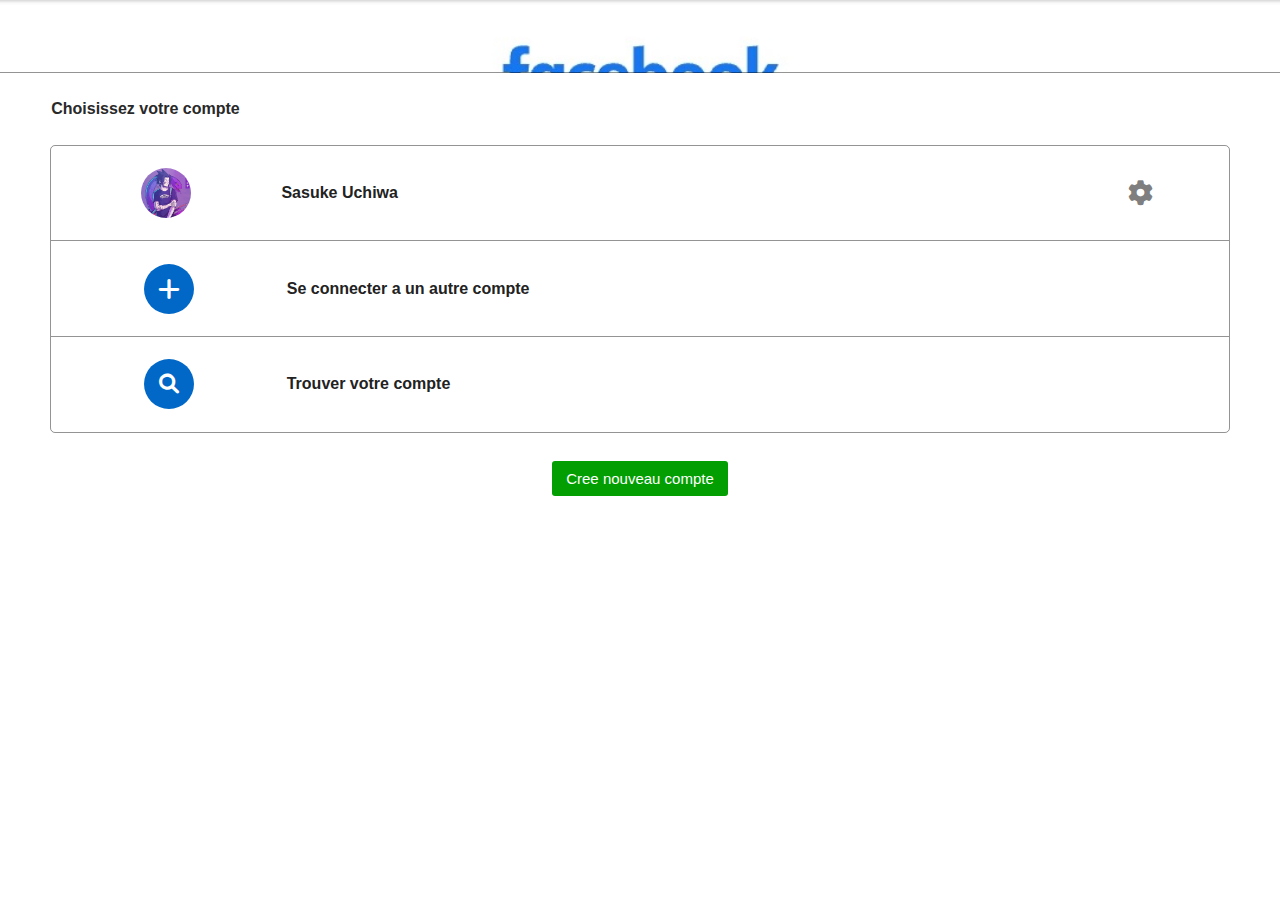
<file: index.html>
<!DOCTYPE html>
<html lang="fr">
<head>
    <meta charset="UTF-8">
    <meta http-equiv="X-UA-Compatible" content="IE=edge">
    <meta name="viewport" content="width=device-width, initial-scale=1.0">
    <link rel="stylesheet" href="tout_les_css/all.min.css">
    <link rel="stylesheet" href="tout_les_css/style.css"/>
    <title>Facebook</title>
</head>
<body>
    <div class="ensemble">
        <div class="logo">

        </div>
        <div class="les_autres">
                <div class="texte">
                    <h4>Choisissez votre compte</h4>
                </div>
                <div class="les_bloc">
                    <a href="acceuil/home.html" class="elements" style="width: 85%;">
                        <div class="image1">
                            <div class="cercle">

                            </div>
                        </div>
                        <div class="nom">
                            <h4>Sasuke Uchiwa</h4>
                        </div>
                    </a>
                    <a href="#" class="l_icone">
                        <i class="fas fa-cog"></i>
                    </a>
                    <a href="#" class="elements" >
                        <div class="image">
                            <div class="cercle1">
                                <i class="fas fa-plus"></i>
                            </div>
                        </div>
                        <div class="nom" style="width: 80%;">
                            <h4>Se connecter a un autre compte</h4>
                        </div>
                      
                    </a>
                    <a href="#" class="elements1">
                        <div class="image">
                            <div class="cercle1" style="font-size: 20px;">
                                <i class="fas fa-search" ></i>
                            </div>
                        </div>
                        <div class="nom" style="width: 80%;">
                            <h4>Trouver votre compte</h4>
                        </div>
                        
                    </a>
                </div>
        </div>
        <div class="le_bouton">
            <a class="green">Cree nouveau compte</a>
        </div>
    </div>
</body>
</html>
</file>
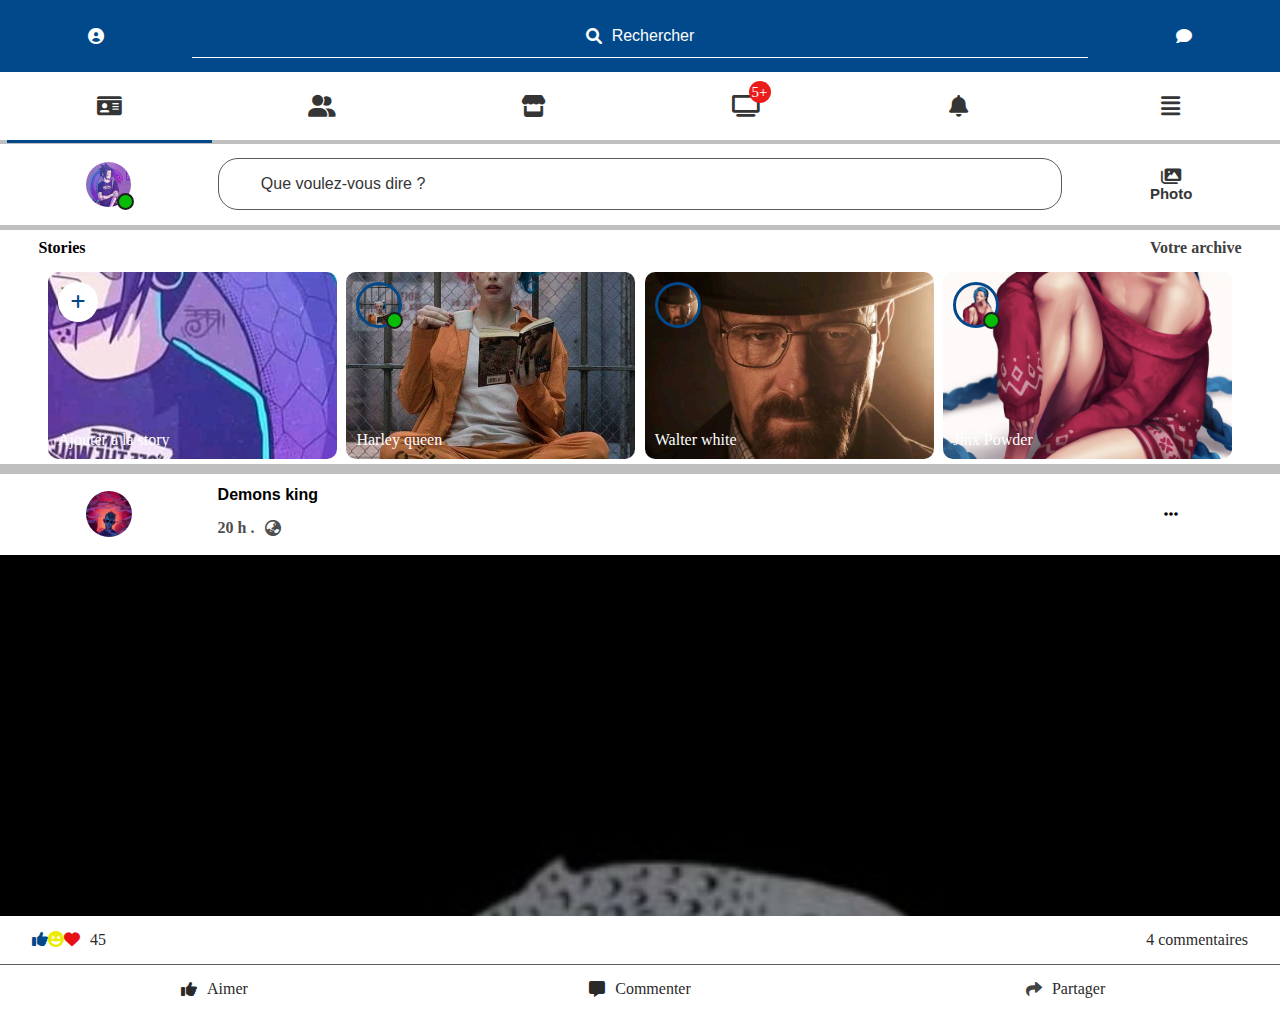
<file: acceuil/home.html>
<!DOCTYPE html>
<html lang="en">
<head>
    <meta charset="UTF-8">
    <meta http-equiv="X-UA-Compatible" content="IE=edge">
    <meta name="viewport" content="width=device-width, initial-scale=1.0">
    <link rel="stylesheet" href="../tout_les_css/all.min.css">
    <link rel="stylesheet" href="home.css">
    <title>home</title>
</head>
<body>
<div class="barre_recherche">
    <a href="#" class="les_icones">
        <i class="fas fa-user-circle"></i>
    </a>
    <a href="#" class="l_input">
        <i class="fa fa-search"></i>
        <p style="margin-left: 10px;  font-family:'Segoe UI', Tahoma, Geneva, Verdana, sans-serif;">Rechercher</p>
    </a>
    <a href="../message/message.html" class="les_icones">
        <i class="fa fa-comment"></i>
    </a>
</div> 

<div class="lesIcon">
        <a href="home.html" class="laListe" style="border-bottom: solid rgb(2, 73, 139) 3px;">
            <i class="fa fa-id-card"></i>
        </a>
        <a href="../friends/friends.html" class="laListe">
            <i class="fa fa-user-friends"></i>
        </a>
        <a href="../Marketplace/marketplace.html" class="laListe">
            <i class="fa fa-store"></i>
        </a>
        <a href="../Watch/Watch.html" class="laListe">
            <i class="fa fa-tv"></i>
            <div class="bubulle">
                5+
            </div>
        </a>
        <a href="../notification/notification.html" class="laListe">
            <i class="fa fa-bell"></i>
        </a>
        <a href="../Menu/menu.html" class="laListe">
            <i class="fa fa-align-justify"></i>
        </a>
</div>
<div class="voulez">
    <div class="one1">
        <div class="circle">
            <div class="bubulle1">
            </div>
        </div>
    </div>
    <div class="dire">
        <a href="#" class="queVous">
                <p>Que voulez-vous dire ?</p>
        </a>
    </div>
    <div class="one">
        <i class="fa fa-images"></i>
        <h5>Photo</h5>
    </div>
</div>
<div class="lesStory">
    <div class="titre">
        <h4>Stories</h4>
        <h4 style="color: rgb(65, 64, 64);"> Votre archive</h4>
    </div>
    <div class="tiroir">
        <a href="#" class="cubes">
            <div class="cerclell no">
                <i class="fa fa-plus" style="color: rgb(2, 73, 139);"></i>
            </div>
            <div class="pseudo">
               <p>Ajouter a la story</p> 
            </div>
        </a>
        <a href="#" class="cubes rick">
            <div class="cerclell rick">
                <div class="bubulle1">
                </div>
            </div>
            <div class="pseudo">
               <p>Harley queen</p> 
            </div>
        </a>
        <a href="#" class="cubes heisenberg">
            <div class="cerclell heisenberg">
                
            </div>
            <div class="pseudo">
               <p>Walter white</p> 
            </div>
        </a>
        <a href="#" class="cubes jinx">
            <div class="cerclell jinx">
                <div class="bubulle1">
                </div>
            </div>
            <div class="pseudo">
               <p>Jinx Powder</p> 
            </div>
        </a>
    </div>
</div>


<div class="publication">
    <div class="popCorn">
        <a href="#" class="tr1">
            <div class="rond demon">

            </div>
        </a>
        <div class="tr2">
            <div class="pisedo">
                Demons king
            </div>
            <div class="heure">
                <h4>20 h .</h4>
                <i class="fa fa-globe-asia" style="margin-left: 10px;"></i> 
            </div>
        </div>
        <a href="#" class="tr1" style="color: black;">
            <i class="fa fa-ellipsis-h"></i>  
        </a>
    </div>
    <div class="sary">

    </div>
    <div class="react">
        <div class="reaction">
                <div class="haha">
                    <i class="fa fa-thumbs-up" style="color:rgb(2, 73, 139) ;"></i>
                    <i class="fa fa-grin-squint" style="color: rgb(235, 235, 4);"></i>
                    <i class="fa fa-heart" style="color: rgb(231, 19, 19);"></i>
                    <p style="margin-left: 10px; color: rgb(43, 42, 42);" id="nombre"> 45</p>
                </div>
                
                <div class="comment">
                    <p style="color:rgb(43, 42, 42) ;" >4 commentaires</p>
                </div>
        </div>
        <div class="interaction">
            <a  class="trio" id="color">
                <i class="fa fa-thumbs-up" style="color:rgb(43, 42, 42) ;" id="pouce"></i>
                <p style="margin-left: 10px; color: rgb(43, 42, 42);"> Aimer</p>
            </a>
            <a href="#" class="trio">
                <i class="fa fa-comment-alt" style="color:rgb(43, 42, 42) ;"></i>
                <p style="margin-left: 10px; color: rgb(43, 42, 42);"> Commenter</p>
            </a>
            <a href="#" class="trio">
                <i class="fas fa-share" style="color:rgb(68, 67, 67) ;"></i>
                <p style="margin-left: 10px; color: rgb(43, 42, 42);"> Partager</p>
            </a>
        </div>
    </div>
</div>

<script src="srcipt.js"></script>
</body>
</html>
</file>
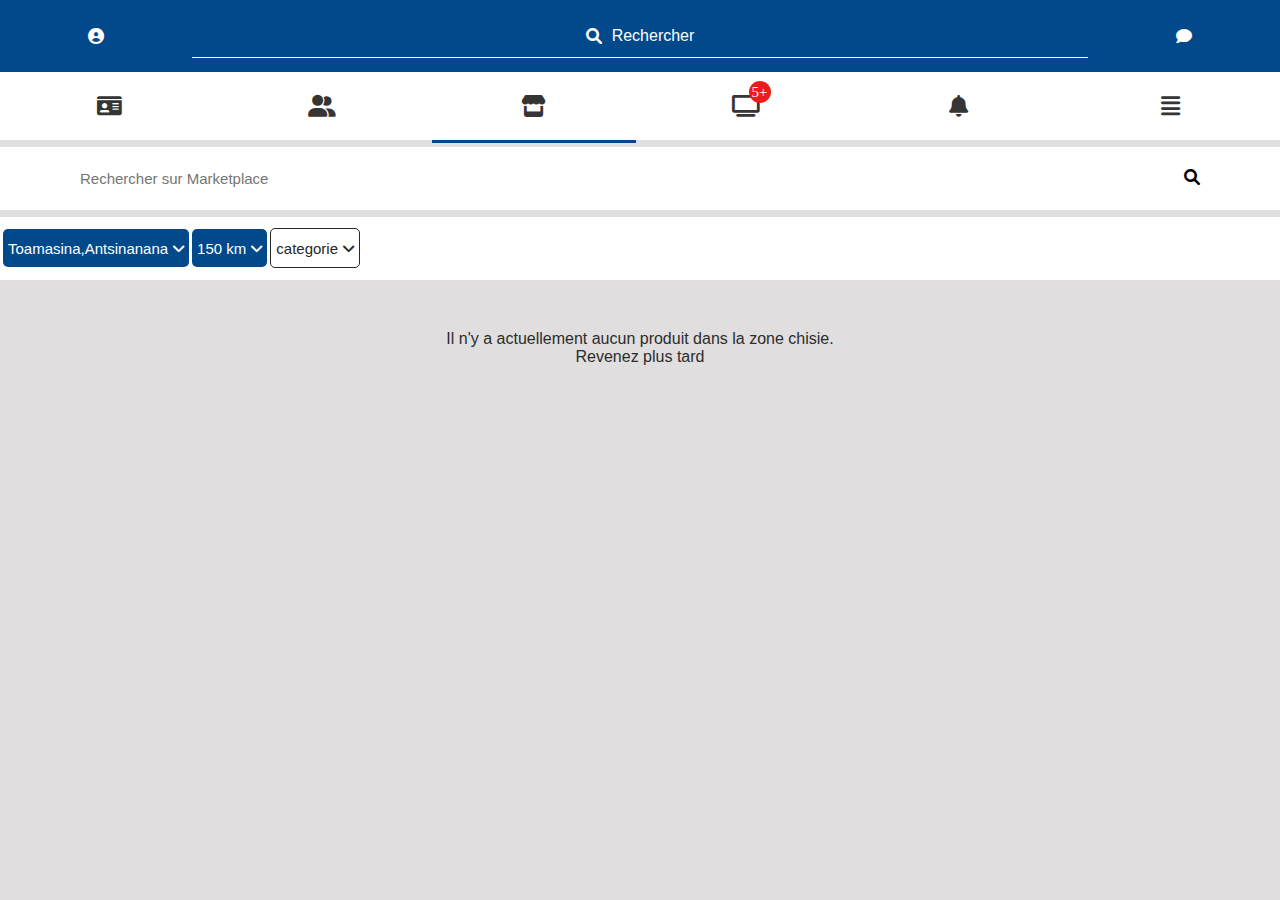
<file: Marketplace/marketplace.html>
<!DOCTYPE html>
<html lang="en">
<head>
    <meta charset="UTF-8">
    <meta http-equiv="X-UA-Compatible" content="IE=edge">
    <meta name="viewport" content="width=device-width, initial-scale=1.0">
    <link rel="stylesheet" href="../tout_les_css/all.min.css">
    <link rel="stylesheet" href="market.css">
    <title>home</title>
</head>
<body>
<div class="barre_recherche">
    <a href="#" class="les_icones">
        <i class="fas fa-user-circle"></i>
    </a>
    <a href="#" class="l_input">
        <i class="fa fa-search"></i>
        <p style="margin-left: 10px;  font-family:'Segoe UI', Tahoma, Geneva, Verdana, sans-serif;">Rechercher</p>
    </a>
    <a href="../message/message.html" class="les_icones">
        <i class="fa fa-comment"></i>
    </a>
</div> 

<div class="lesIcon">
        <a href="../acceuil/home.html" class="laListe" >
            <i class="fa fa-id-card"></i>
        </a>
        <a href="../friends/friends.html" class="laListe" >
            <i class="fa fa-user-friends"></i>
        </a>
        <a href="#" class="laListe" style="border-bottom: solid rgb(2, 73, 139) 3px;">
            <i class="fa fa-store"></i>
        </a>
        <a href="../Watch/Watch.html" class="laListe">
            <i class="fa fa-tv"></i>
            <div class="bubulle">
                5+
        </div>
        </a>
        <a href="../notification/notification.html" class="laListe">
            <i class="fa fa-bell"></i>
        </a>
        <a href="../Menu/menu.html" class="laListe">
            <i class="fa fa-align-justify"></i>
        </a>
</div>

<div class="recherche">
    <input type="text" class="tee" placeholder="Rechercher sur Marketplace">
   <a style="color: black;"><i class="fa fa-search"></i></a> 
</div>

<div class="toamasina">
    <a href="#" class="bleu" >
            <p >Toamasina,Antsinanana</p>
            <i class="fa fa-angle-down" style="margin-left: 5px;"></i>
    </a>
    <a href="#" class="bleu" >
        <p >150 km</p>
        <i class="fa fa-angle-down" style="margin-left: 5px;"></i>
    </a>
    <a href="#" class="bleu1" >
        <p >categorie</p>
        <i class="fa fa-angle-down" style="margin-left: 5px;"></i>
    </a>
</div>

<p style="margin-top: 50px; width: 100%; text-align: center; color: rgb(44, 44, 44);font-family:'Gill Sans', 'Gill Sans MT', Calibri, 'Trebuchet MS', sans-serif;">Il n'y a actuellement aucun produit dans la zone chisie. </p>
<p style="text-align: center;width: 100%;color: rgb(44, 44, 44);font-family:'Gill Sans', 'Gill Sans MT', Calibri, 'Trebuchet MS', sans-serif;">Revenez plus tard</p>



</body>
</html>
</file>
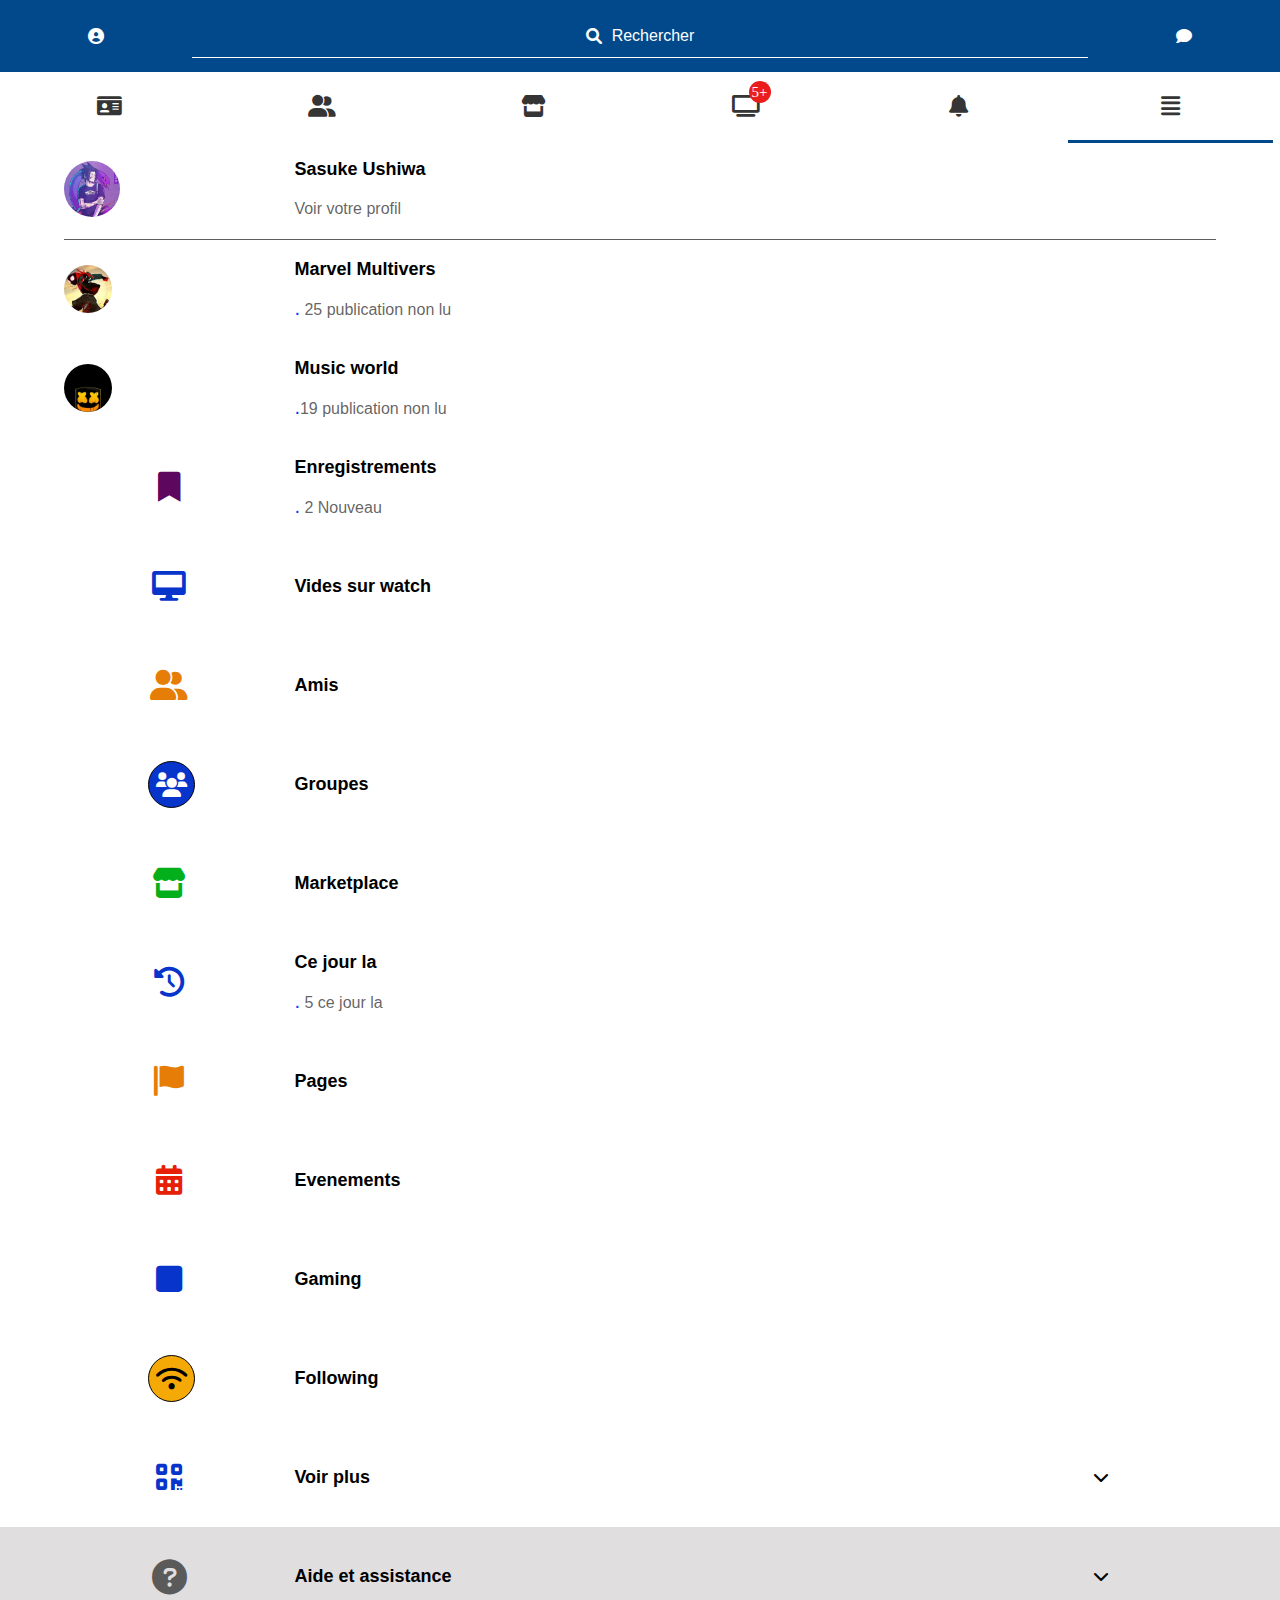
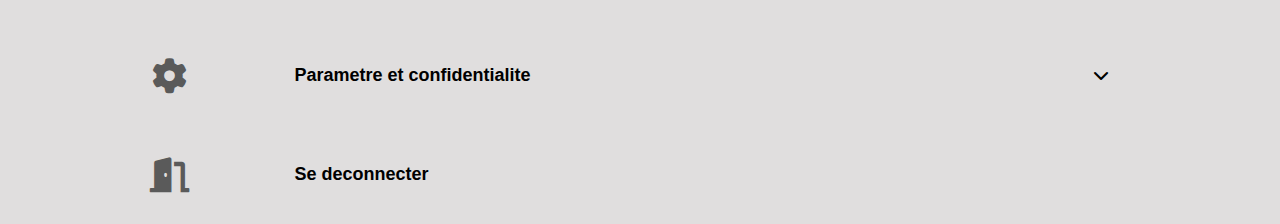
<file: Menu/menu.html>
<!DOCTYPE html>
<html lang="en">
<head>
    <meta charset="UTF-8">
    <meta http-equiv="X-UA-Compatible" content="IE=edge">
    <meta name="viewport" content="width=device-width, initial-scale=1.0">
    <link rel="stylesheet" href="../tout_les_css/all.min.css">
    <link rel="stylesheet" href="menu.css">
    <title>home</title>
</head>
<body>

<div class="barre_recherche">
    <a href="#" class="les_icones">
        <i class="fas fa-user-circle"></i>
    </a>
    <a href="#" class="l_input">
        <i class="fa fa-search"></i>
        <p style="margin-left: 10px;  font-family:'Segoe UI', Tahoma, Geneva, Verdana, sans-serif;">Rechercher</p>
    </a>
    <a href="../message/message.html" class="les_icones">
        <i id="../message/message.html" class="fa fa-comment"></i>
    </a>
</div> 

<div class="lesIcon">
        <a href="../acceuil/home.html" class="laListe" >
            <i class="fa fa-id-card"></i>
        </a>
        <a href="../friends/friends.html" class="laListe" >
            <i class="fa fa-user-friends"></i>
        </a>
        <a href="../Marketplace/marketplace.html" class="laListe" >
            <i class="fa fa-store"></i>
        </a>
        <a href="../Watch/Watch.html" class="laListe">
            <i class="fa fa-tv"></i>
            <div class="bubulle">
                    5+
            </div>
        </a>
        <a href="../notification/notification.html" class="laListe" >
            <i class="fa fa-bell"></i>
        </a>
        <a href="#" class="laListe" style="border-bottom: solid rgb(2, 73, 139) 3px;">
            <i class="fa fa-align-justify"></i>
        </a>
</div>

<div class="judex">
    <div class="judex_image">
        <div class="cece">

        </div>
    </div>
    <div class="lautre">
            <div class="f1">
                <h5 class="font " style="font-size: 18px;">Sasuke Ushiwa</h5>
            </div>
            <div class="f1">
                <p class="font" style="color: rgba(43, 42, 42, 0.733);">Voir votre profil</p>
            </div>
    </div>
</div>


<div class="meme">
    <div class="judex_image">
        <div class="cece1">

        </div>
        
    </div>
    <div class="lautre">
        <div class="f1">
            <h5 class="font " style="font-size: 18px;">Marvel Multivers</h5>
        </div>
        <div class="f1">
            <p class="font" style="color: rgba(43, 42, 42, 0.733);"><span style="color: rgb(0, 60, 255);font-size: 20px;">.</span> 25 publication non lu</p>
        </div>
</div>
</div>

<div class="meme">
    <div class="judex_image">
        <div class="cece2">

        </div>
        
    </div>
    <div class="lautre">
        <div class="f1">
            <h5 class="font " style="font-size: 18px;">Music world</h5>
        </div>
        <div class="f1">
            <p class="font" style="color: rgba(43, 42, 42, 0.733);"><span style="color: rgb(0, 60, 255);font-size: 20px;">.</span>19 publication non lu</p>
        </div>
</div>
</div>


<div class="meme">
    <div class="judex_image1">
       <i class="fas fa-bookmark" style="color: rgb(94, 7, 94);margin-left:-20px;" ></i>
        
    </div>
    <div class="lautre">
        <div class="f1">
            <h5 class="font " style="font-size: 18px;">Enregistrements</h5>
        </div>
        <div class="f1">
            <p class="font" style="color: rgba(43, 42, 42, 0.733);"><span style="color: rgb(0, 60, 255);font-size: 20px;">.</span> 2 Nouveau</p>
        </div>
</div>
</div>


<div class="meme">
    <div class="judex_image1">
       <i class="fas fa-desktop" style="color: rgb(7, 53, 204);margin-left:-20px;" ></i>
        
    </div>
    <div class="lautre">
        <div class="f1">
            <h5 class="font " style="font-size: 18px;">Vides sur watch</h5>
        </div>
       
</div>
</div>


<div class="meme">
    <div class="judex_image1">
       <i class="fas fa-user-friends" style="color: rgb(230, 125, 6);margin-left:-20px;" ></i>
        
    </div>
    <div class="lautre">
        <div class="f1">
            <h5 class="font " style="font-size: 18px;">Amis</h5>
        </div>
       
</div>
</div>

<div class="meme">
    <div class="judex_image1">
       <i class="fas fa-users" style="margin-left:-16px;;color: white;background-color: rgb(7, 53, 204);border-radius: 50px;height: 45px;width: 45px;display: flex;align-items: center;justify-content: center;border: solid black 1px;font-size: 25px;" ></i>
        
    </div>
    <div class="lautre">
        <div class="f1">
            <h5 class="font " style="font-size: 18px;">Groupes</h5>
        </div>
       
</div>
</div>

<div class="meme">
    <div class="judex_image1">
       <i class="fas fa-store" style="color: rgb(3, 175, 26);margin-left:-20px;" ></i>
        
    </div>
    <div class="lautre">
        <div class="f1">
            <h5 class="font " style="font-size: 18px;">Marketplace</h5>
        </div>
       
</div>
</div>


<div class="meme">
    <div class="judex_image1">
       <i class="fas fa-history" style="color: rgb(7, 53, 204);margin-left:-20px;" ></i>
        
    </div>
    <div class="lautre">
        <div class="f1">
            <h5 class="font " style="font-size: 18px;">Ce jour la</h5>
        </div>
        <div class="f1">
            <p class="font" style="color: rgba(43, 42, 42, 0.733);"><span style="color: rgb(0, 60, 255);font-size: 20px;">.</span> 5 ce jour la</p>
        </div>
       
</div>
</div>


<div class="meme">
    <div class="judex_image1">
       <i class="fas fa-flag" style="color: rgb(230, 125, 6);margin-left:-20px;" ></i>
        
    </div>
    <div class="lautre">
        <div class="f1">
            <h5 class="font " style="font-size: 18px;">Pages</h5>
        </div>
       
</div>
</div>


<div class="meme">
    <div class="judex_image1">
       <i class="fas fa-calendar-alt" style="color: rgb(230, 32, 6);margin-left:-20px;" ></i>
        
    </div>
    <div class="lautre">
        <div class="f1">
            <h5 class="font " style="font-size: 18px;">Evenements</h5>
        </div>
       
</div>
</div>



<div class="meme">
    <div class="judex_image1">
       <i class="fas fa-square" style="color: rgb(7, 53, 204);margin-left:-20px;" ></i>
        
    </div>
    <div class="lautre">
        <div class="f1">
            <h5 class="font " style="font-size: 18px;">Gaming</h5>
        </div>
       
</div>
</div>


<div class="meme">
    <div class="judex_image1">
       <i class="fas fa-wifi" style="margin-left:-16px;color: black;background-color: rgb(245, 169, 7);border-radius: 50px;height: 45px;width: 45px;display: flex;align-items: center;justify-content: center;border: solid black 1px;font-size: 25px;" ></i>
        
    </div>
    <div class="lautre">
        <div class="f1">
            <h5 class="font " style="font-size: 18px;">Following</h5>
        </div>
       
</div>
</div>

<div class="meme">
    <div class="judex_image1">
       <i class="fas fa-qrcode" style="color: rgb(7, 53, 204);margin-left:-20px;" ></i>
        
    </div>
    <div class="lautre1">
        <div class="f1">
            <h5 class="font " style="font-size: 18px;">Voir plus</h5>
        </div>
    </div>
    <div class="iic">
        <i class="fas fa-chevron-down"></i>
    </div>
</div>


<div class="content">

    <div class="meme" >
        <div class="judex_image1">
            <i class="fas fa-question-circle" style="color: rgb(90, 90, 90);margin-left:-20px;font-size: 35px;" ></i>
         </div>
        <div class="lautre1">
            <div class="f1">
                <h5 class="font " style="font-size: 18px;">Aide et assistance</h5>
            </div>
        </div>
        <div class="iic">
            <i class="fas fa-chevron-down"></i>
        </div>
    </div>
    
    
    <div class="meme" >
        <div class="judex_image1">
            <i class="fas fa-cog" style="color: rgb(90, 90, 90);margin-left:-20px;font-size: 35px;" ></i>
         </div>
        <div class="lautre1">
            <div class="f1">
                <h5 class="font " style="font-size: 18px;">Parametre et confidentialite</h5>
            </div>
        </div>
        <div class="iic">
            <i class="fas fa-chevron-down"></i>
        </div>
    </div>
    
    
    <div class="meme" > 
        <div class="judex_image1">
            <i class="fas fa-door-open" style="color: rgb(90, 90, 90);margin-left:-20px;font-size: 35px;" ></i>
         </div>
        <div class="lautre">
            <div class="f1">
                <h5 class="font " style="font-size: 18px;">Se deconnecter</h5>
            </div>
        </div>
    </div>
    

</div>




</body>
</file>
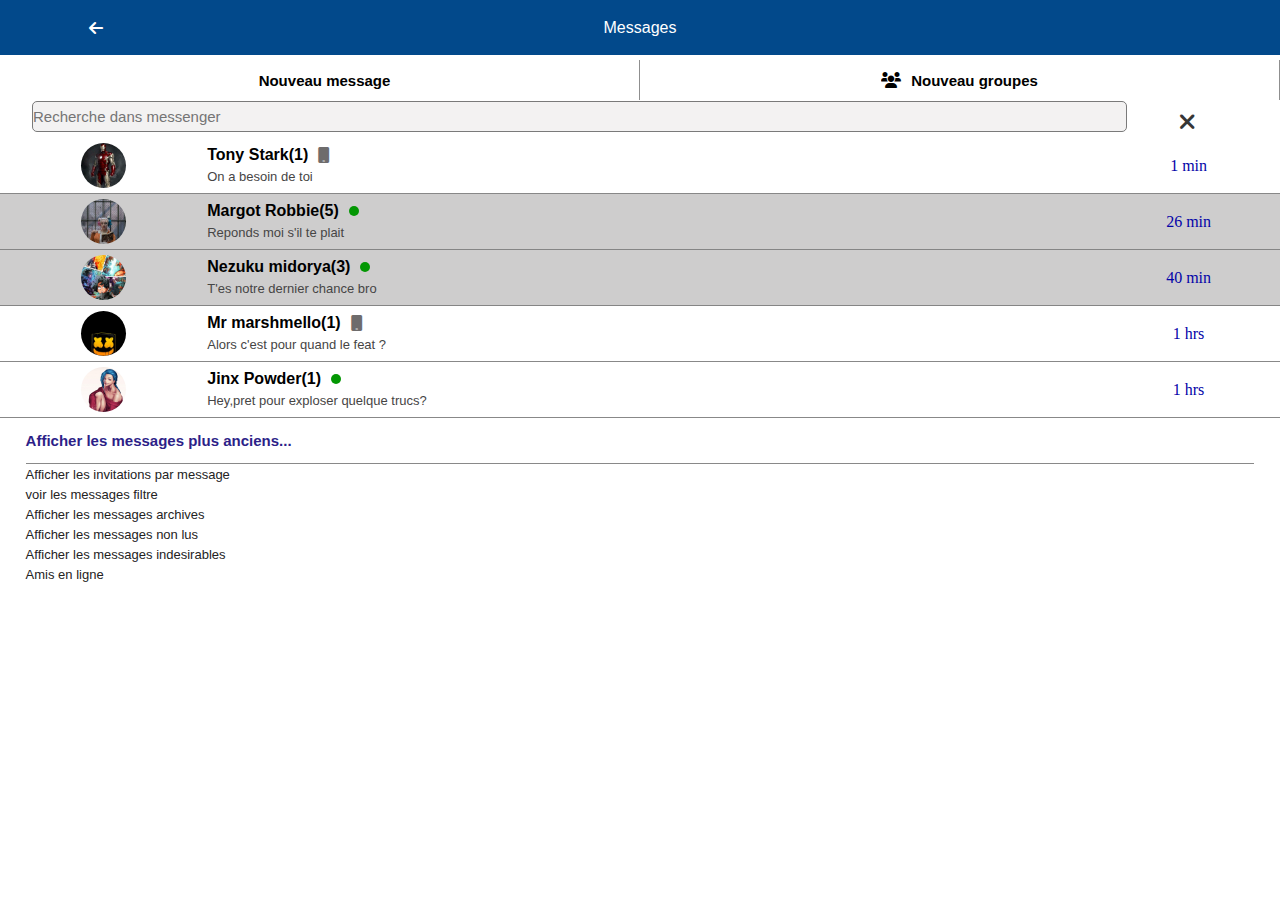
<file: message/message.html>
<!DOCTYPE html>
<html lang="en">
<head>
    <meta charset="UTF-8">
    <meta http-equiv="X-UA-Compatible" content="IE=edge">
    <meta name="viewport" content="width=device-width, initial-scale=1.0">
    <link rel="stylesheet" href="../tout_les_css/all.min.css">
    <link rel="stylesheet" href="mp.css">
    <title>home</title>
</head>
<body>

    <div class="grand">
        <a href="../acceuil/home.html" class="logo">
            <i class="fas fa-arrow-left"></i>
        </a>
        <div class="papa font">
            Messages
        </div>
    </div>

    <div class="duo">
        <div class="cinq">
           
            <h4 class="marge font" style="font-size: 15px;">Nouveau message</h4>
        </div>
        <div class="cinq">
            
                <i class="fas fa-users"></i>
                <h4 class="marge font" style="font-size: 15px;">Nouveau groupes</h4>
            
        </div>
    </div>


    <div class="leinput">
       <input type="text" class="put" placeholder="Recherche dans messenger"> 
       <div class="divy">
        <i class="fas fa-times" style="color: rgb(54, 54, 54);font-size: 23px;"></i>
       </div>
    </div>

    <div class="discu">
        <div class="san">
            <div class="cercle" style="background-image: url('../image/tony.jpg');">

            </div>
        </div>
        <div class="lesNom">
                <div class="dudu nom">
                    <p>Tony Stark(1)</p>
                    <i class="fas fa-mobile" style="color: rgb(110, 108, 108);margin-left: 10px;"></i>
                </div> 
                <div class="dudu mess" >
                    <p>On a besoin de toi</p>
                </div>  
        </div>
        <div class="heure">
            <p>1 min</p>
        </div>
    </div>

    <div class="discu" style="background-color: rgba(185, 184, 184, 0.705);">
        <div class="san">
            <div class="cercle" style="background-image: url('../image/harley.jpg');">

            </div>
        </div>
        <div class="lesNom">
                <div class="dudu nom">
                    <p>Margot Robbie(5)</p>
                    <div class="point"></div>
                </div> 
                <div class="dudu mess" >
                    <p>Reponds moi s'il te plait</p>
                </div>  
        </div>
        <div class="heure">
            <p>26 min</p>
        </div>
    </div>


    <div class="discu" style="background-color: rgba(185, 184, 184, 0.705);">
        <div class="san">
            <div class="cercle" style="background-image: url('../image/deku.jpg');">

            </div>
        </div>
        <div class="lesNom">
                <div class="dudu nom">
                    <p>Nezuku midorya(3)</p>
                    <div class="point"></div>
                </div> 
                <div class="dudu mess" >
                    <p>T'es notre dernier chance bro</p>
                </div>  
        </div>
        <div class="heure">
            <p>40 min</p>
        </div>
    </div>


    <div class="discu">
        <div class="san">
            <div class="cercle" style="background-image: url('../image/marshmelo.jpg');">

            </div>
        </div>
        <div class="lesNom">
                <div class="dudu nom">
                    <p>Mr marshmello(1)</p>
                    <i class="fas fa-mobile" style="color: rgb(110, 108, 108);margin-left: 10px;"></i>
                </div> 
                <div class="dudu mess" >
                    <p>Alors c'est pour quand le feat ?</p>
                </div>  
        </div>
        <div class="heure">
            <p>1 hrs</p>
        </div>
    </div>


    <div class="discu" >
        <div class="san">
            <div class="cercle" style="background-image: url('../image/powder\ jinx.jpg');">

            </div>
        </div>
        <div class="lesNom">
                <div class="dudu nom">
                    <p>Jinx Powder(1)</p>
                    <div class="point"></div>
                </div> 
                <div class="dudu mess" >
                    <p>Hey,pret pour exploser quelque trucs? </p>
                </div>  
        </div>
        <div class="heure">
            <p>1 hrs</p>
        </div>
    </div>


    <a class="cly" id="bouton">
        <p>Afficher les messages plus anciens...</p>
    </a>











<div class="afficher" id="accord">
    <div class="discu">
        <div class="san">
            <div class="cercle" style="background-image: url('../image/tony.jpg');">

            </div>
        </div>
        <div class="lesNom">
                <div class="dudu nom">
                    <p>Tony Stark(1)</p>
                    <i class="fas fa-mobile" style="color: rgb(110, 108, 108);margin-left: 10px;"></i>
                </div> 
                <div class="dudu mess" >
                    <p>On a besoin de toi</p>
                </div>  
        </div>
        <div class="heure">
            <p>1 min</p>
        </div>
    </div>

    <div class="discu" style="background-color: rgba(185, 184, 184, 0.705);">
        <div class="san">
            <div class="cercle" style="background-image: url('../image/harley.jpg');">

            </div>
        </div>
        <div class="lesNom">
                <div class="dudu nom">
                    <p>Margot Robbie(5)</p>
                    <div class="point"></div>
                </div> 
                <div class="dudu mess" >
                    <p>Reponds moi s'il te plait</p>
                </div>  
        </div>
        <div class="heure">
            <p>26 min</p>
        </div>
    </div>


    <div class="discu" style="background-color: rgba(185, 184, 184, 0.705);">
        <div class="san">
            <div class="cercle" style="background-image: url('../image/deku.jpg');">

            </div>
        </div>
        <div class="lesNom">
                <div class="dudu nom">
                    <p>Nezuku midorya(3)</p>
                    <div class="point"></div>
                </div> 
                <div class="dudu mess" >
                    <p>T'es notre dernier chance bro</p>
                </div>  
        </div>
        <div class="heure">
            <p>40 min</p>
        </div>
    </div>


    <div class="discu">
        <div class="san">
            <div class="cercle" style="background-image: url('../image/marshmelo.jpg');">

            </div>
        </div>
        <div class="lesNom">
                <div class="dudu nom">
                    <p>Mr marshmello(1)</p>
                    <i class="fas fa-mobile" style="color: rgb(110, 108, 108);margin-left: 10px;"></i>
                </div> 
                <div class="dudu mess" >
                    <p>Alors c'est pour quand le feat ?</p>
                </div>  
        </div>
        <div class="heure">
            <p>1 hrs</p>
        </div>
    </div>


    <div class="discu" >
        <div class="san">
            <div class="cercle" style="background-image: url('../image/powder\ jinx.jpg');">

            </div>
        </div>
        <div class="lesNom">
                <div class="dudu nom">
                    <p>Jinx Powder(1)</p>
                    <div class="point"></div>
                </div> 
                <div class="dudu mess" >
                    <p>Hey,pret pour exploser quelque trucs? </p>
                </div>  
        </div>
        <div class="heure">
            <p>1 hrs</p>
        </div>
    </div>


    <a class="cly" id="nul">
        <p>Reduire au plus ancien seulement...</p>
    </a>
</div>




















    
    <a class="petit">
        Afficher les invitations par message
    </a>
    <a class="petit">
        voir les messages filtre
    </a>
    <a class="petit">
        Afficher les messages archives
    </a>
    <a class="petit">
        Afficher les messages non lus
    </a>
    <a class="petit">
        Afficher les messages indesirables
    </a>
    <a class="petit">
        Amis en ligne
    </a>

    <script src="mp.js"></script>
</body>
</file>
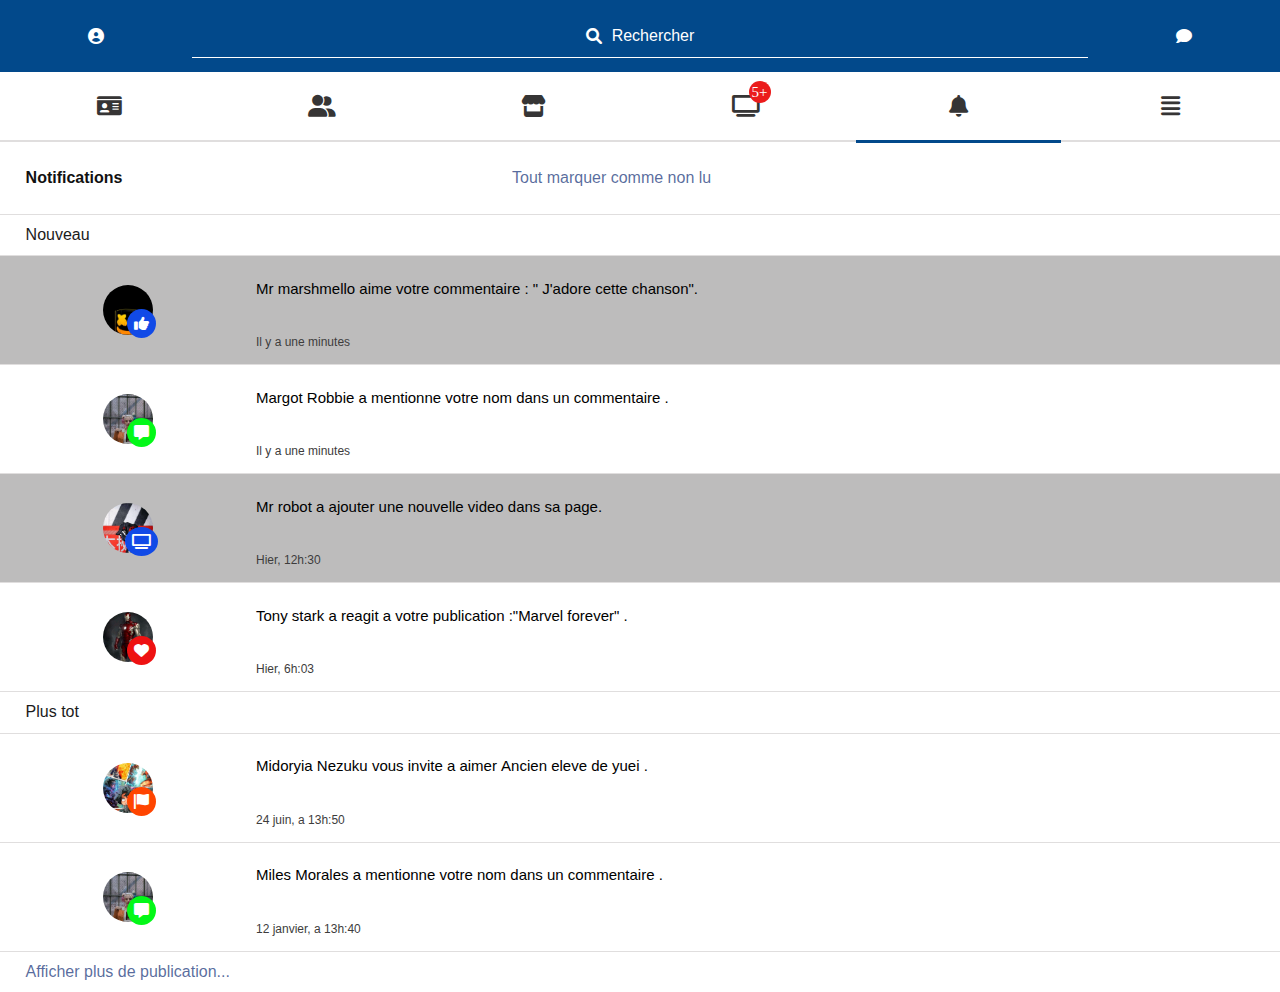
<file: notification/notification.html>
<!DOCTYPE html>
<html lang="en">
<head>
    <meta charset="UTF-8">
    <meta http-equiv="X-UA-Compatible" content="IE=edge">
    <meta name="viewport" content="width=device-width, initial-scale=1.0">
    <link rel="stylesheet" href="../tout_les_css/all.min.css">
    <link rel="stylesheet" href="notif.css">
    <title>home</title>
</head>
<body>

<div class="barre_recherche">
    <a href="#" class="les_icones">
        <i class="fas fa-user-circle"></i>
    </a>
    <a href="#" class="l_input">
        <i class="fa fa-search"></i>
        <p style="margin-left: 10px;  font-family:'Segoe UI', Tahoma, Geneva, Verdana, sans-serif;">Rechercher</p>
    </a>
    <a href="../message/message.html" class="les_icones">
        <i class="fa fa-comment"></i>
    </a>
</div> 

<div class="lesIcon">
        <a href="../acceuil/home.html" class="laListe" >
            <i class="fa fa-id-card"></i>
        </a>
        <a href="../friends/friends.html" class="laListe" >
            <i class="fa fa-user-friends"></i>
        </a>
        <a href="../Marketplace/marketplace.html" class="laListe" >
            <i class="fa fa-store"></i>
        </a>
        <a href="../Watch/Watch.html" class="laListe">
            <i class="fa fa-tv"></i>
            <div class="bubulle">
                    5+
            </div>
        </a>
        <a href="#" class="laListe" style="border-bottom: solid rgb(2, 73, 139) 3px;">
            <i class="fa fa-bell"></i>
        </a>
        <a href="../Menu/menu.html" class="laListe">
            <i class="fa fa-align-justify"></i>
        </a>
</div>



<div class="titre_notif">
    <h4 class="font" style="margin-left: 2%;color: rgb(17, 17, 17);">Notifications</h4>
    <a href="#" id="lulu" style="width: 60%;"><p class="font" style="margin-right: 5%; color: rgba(1, 30, 109, 0.671);">Tout marquer comme non lu</p></a>
   
</div>

<div class="new">
<p class="font" style="margin-left: 2%;color: rgb(27, 27, 27);">Nouveau</p>
</div>

<div class="vrai_notif  lu" style="background-color: rgba(128, 128, 128, 0.363);">
    <div class="ronx">
        <div class="ronx_element" style="background-image: url('../image/marshmelo.jpg');">

        </div>
        <i class="fa fa-thumbs-up bulle" style="background-color: rgb(17, 74, 231);" ></i>

    </div>
    <div class="ecrit">
        <div class="first1">
            <p style="font-weight: 100;font-family: 'Lucida Sans', 'Lucida Sans Regular', 'Lucida Grande', 'Lucida Sans Unicode', Geneva, Verdana, sans-serif ;font-size: 15px;"><span  class="font">Mr marshmello</span> aime votre commentaire : " J'adore cette chanson".</p>
        </div>
        <div class="first2">
            <p class="font">Il y a une minutes</p>
        </div>
        
    </div>
</div>



<div class="vrai_notif">
    <div class="ronx">
        <div class="ronx_element" style="background-image: url('../image/harley.jpg');">

        </div>
        <i class="fa fa-comment-alt bulle" style="background-color: rgb(3, 248, 24);" ></i>

    </div>
    <div class="ecrit">
        <div class="first1">
            <p style="font-weight: 100;font-family: 'Lucida Sans', 'Lucida Sans Regular', 'Lucida Grande', 'Lucida Sans Unicode', Geneva, Verdana, sans-serif ;font-size: 15px;"><span  class="font">Margot Robbie</span> a mentionne votre nom dans un commentaire .</p>
        </div>
        <div class="first2">
            <p class="font">Il y a une minutes</p>
        </div>
        
    </div>
</div>



<div class="vrai_notif lu" style="background-color: rgba(128, 128, 128, 0.363);">
    <div class="ronx">
        <div class="ronx_element" style="background-image: url('../image/mr_robot.jpg');">

        </div>
        <i class="fa fa-tv bulle" style="background-color: rgb(17, 74, 231);"></i>

    </div>
    <div class="ecrit">
        <div class="first1">
            <p style="font-weight: 100;font-family: 'Lucida Sans', 'Lucida Sans Regular', 'Lucida Grande', 'Lucida Sans Unicode', Geneva, Verdana, sans-serif ;font-size: 15px;"><span  class="font">Mr robot</span> a ajouter une nouvelle video dans sa page.</p>
        </div>
        <div class="first2">
            <p class="font">Hier, 12h:30</p>
        </div>
        
    </div>
</div>


<div class="vrai_notif">
    <div class="ronx">
        <div class="ronx_element" style="background-image: url('../image/tony.jpg');">

        </div>
        <i class="fa fa-heart bulle" style="background-color: rgb(238, 18, 18);"></i>

    </div>
    <div class="ecrit">
        <div class="first1">
            <p style="font-weight: 100;font-family: 'Lucida Sans', 'Lucida Sans Regular', 'Lucida Grande', 'Lucida Sans Unicode', Geneva, Verdana, sans-serif ;font-size: 15px;"><span  class="font">Tony stark</span> a reagit a votre publication :"Marvel forever" .</p>
        </div>
        <div class="first2">
            <p class="font">Hier, 6h:03</p>
        </div>
        
    </div>
</div>

<div class="new">
    <p class="font" style="margin-left: 2%;color: rgb(27, 27, 27);">Plus tot</p>
</div>

<div class="vrai_notif">
    <div class="ronx">
        <div class="ronx_element" style="background-image: url('../image/deku.jpg');">

        </div>
        <i class="fa fa-flag bulle" style="background-color: orangered;"></i>

    </div>
    <div class="ecrit">
        <div class="first1">
            <p style="font-weight: 100;font-family: 'Lucida Sans', 'Lucida Sans Regular', 'Lucida Grande', 'Lucida Sans Unicode', Geneva, Verdana, sans-serif ;font-size: 15px;"><span  class="font">Midoryia Nezuku</span> vous invite a aimer <span  class="font">Ancien eleve de yuei</span> .</p>
        </div>
        <div class="first2">
            <p class="font">24 juin, a 13h:50</p>
        </div>
        
    </div>
</div>

<div class="vrai_notif">
    <div class="ronx">
        <div class="ronx_element" style="background-image: url('../image/harley.jpg');">

        </div>
        <i class="fa fa-comment-alt bulle" style="background-color: rgb(3, 248, 24);" ></i>

    </div>
    <div class="ecrit">
        <div class="first1">
            <p style="font-weight: 100;font-family: 'Lucida Sans', 'Lucida Sans Regular', 'Lucida Grande', 'Lucida Sans Unicode', Geneva, Verdana, sans-serif ;font-size: 15px;"><span  class="font">Miles Morales</span> a mentionne votre nom dans un commentaire .</p>
        </div>
        <div class="first2">
            <p class="font">12 janvier, a 13h:40</p>
        </div>
        
    </div>
</div>

<div class="new">
    <p class="font" style="margin-left: 2%; color: rgba(1, 30, 109, 0.671);">Afficher plus de publication...</p>
</div>



<script src="notif.js"></script>
</body>
</file>
<file: tout_les_css/style.css>
*{
    margin: 0px;
    padding: 0%;
}
.ensemble{
    height: 100vh;
    width: 100%;
}
.logo{
    height: 8%;
    width: 100%;
    background-image: url('../image/logo.jpg');
    background-size: 100%;
    border-bottom: solid rgba(0, 0, 0, 0.418) 0.1px;
}
.les_autres{
    height: 40%;
    width: 100%;
    display: flex;
    justify-content: center;
    align-items: center;
    flex-direction: column;
}
.texte{
    height: 20%;
    width: 92%;
    display: flex;
    align-items: center;
    color: rgb(41, 41, 41);
    font-family:'Segoe UI', Tahoma, Geneva, Verdana, sans-serif;
}
.les_bloc{
    height: 80%;
    width: 92%;
    border: solid rgba(0, 0, 0, 0.418) 1px;
    border-radius: 5px;
    display: flex;
    flex-wrap: wrap;
}
.elements{
    height: 33%;
    width: 100%;
    border-bottom: solid rgba(0, 0, 0, 0.418) 1px;
    display: flex;
    text-decoration: none;
    color: rgb(34, 34, 34);
}
.elements1{
    height: 33%;
    width: 100%;
    display: flex;
    text-decoration: none;
    color: rgb(34, 34, 34);
}

.image{
    height: 100%;
    width: 20%;
    display: flex;
    justify-content: center;
    align-items: center;
}
.image1{
    height: 100%;
    width: 23%;
    display: flex;
    justify-content: center;
    align-items: center;
}
.cercle{
    height: 50px;
    width: 50px;
    background-image: url('../image/sasuke.jpg');
    background-size: 100%;
    border-radius: 50%;
}
.cercle1{
    height: 50px;
    width: 50px;
    background-size: 100%;
    border-radius: 50%;
    background-color: rgb(2, 104, 199);
    display: flex;
    align-items: center;
    justify-content: center;
    color: white;
    font-size: 25px;
}
.nom{
    height: 100%;
    width: 65%;
    display: flex;
    align-items: center;
    font-family:'Segoe UI', Tahoma, Geneva, Verdana, sans-serif;

}
.l_icone{
height: 33%;
width: 15%;
display: flex;
justify-content: center;
align-items: center;
font-size: 25px;
color: rgba(0, 0, 0, 0.5);
text-decoration: none;
border-bottom: solid rgba(0, 0, 0, 0.418) 1px;
}
.le_bouton{
    height: 10%;
    width: 100%;
    display: flex;
    align-items: center;
    justify-content: center;
}
.green{
    background-color: rgb(2, 158, 2);
    height:35px;
    display: flex;
    justify-content: center;
    align-items: center;
    width: 11rem;
    color: white;
    border-radius: 3px;
    font-family:'Segoe UI', Tahoma, Geneva, Verdana, sans-serif;
    font-size: 15px;
}
</file>
<file: acceuil/home.css>
*{
    padding: 0%;
    margin: 0%;
}
body{
    background-color: rgb(192, 191, 191);
    margin: 0%;
    padding: 0%;
}
.barre_recherche{
height: 8vh;
width: 100%;
display: flex;
justify-content: flex;
align-items: center;
background-color: rgb(2, 73, 139);
color: white;
}
.les_icones{
    height: 100%;
    width: 15%;
    justify-content: center;
    display: flex;
    align-items: center;
}
a{
    text-decoration: none;
    color: white;
}
.l_input{
    height: 60%;
    width: 70%;
    display: flex;
    justify-content: center;
    align-items: center;
    border-bottom: solid white 1px;
}



.lesIcon{
    height: 7.5vh;
    width: 100%;
    display: flex;
    justify-content: space-evenly;
    background-color: white;
}
.laListe{
    height: 100%;
    width: 16%;
    display: flex;
    justify-content: center;
    align-items: center;
    color: rgb(54, 53, 53);
    font-size: 22px;
}

.voulez{
    margin-top: 4px;
    height: 9vh;
    width: 100%;
    display: flex;
    background-color: white;
}
.one1{
    width: 17%;
    height: 100%;
    display: flex;
    justify-content: center;
    align-items: center;
}
.circle{
    height: 45px;
    width: 45px;
    border-radius: 50%;
    background-image: url(../image/sasuke.jpg);
    background-size: 100%;
}
.one{
    color: rgb(54, 53, 53);
    width: 17%;
    height: 100%;
    display: flex;
    flex-direction: column;
    align-items: center;
    justify-content: center;
    align-content: space-between;
    font-size: 18px;
    font-family:'Segoe UI', Tahoma, Geneva, Verdana, sans-serif;
}
.dire{
    height: 100%;
    width: 66%;
    display: flex;
    justify-content: center;
    align-items: center;
}
.queVous{
    height: 62%;
    width: 100%;
    border-radius: 20px;
    border: solid rgba(63, 63, 63, 0.863) 1px;
    padding: 0px 5%;
    display: flex;
    align-items: center;
    color: rgb(54, 53, 53);
    font-family:'Segoe UI', Tahoma, Geneva, Verdana, sans-serif;
}



.lesStory{
    height: 26vh;
    width: 100%;
    margin-top: 5px;
    background-color: white;
}
.titre{
    height: 16%;
    width: 94%;
    display: flex;
    align-items: center;
    justify-content: space-between;
    padding: 0px 3%;
}
.tiroir{
    height: 84%;
    width:94;
    margin: 0px 3%;
    display: flex;
    align-items: center;
    justify-content: space-evenly;  
}
.cubes{
    height: 95%;
    width: 24%;
    border-radius: 10px;
    display: flex;
    flex-direction: column;
    justify-content: space-between;
    background-position: right;
    background-image: url(../image/saske.jpg);
}
.cerclell{
    height: 40px;
    width: 40px;
    border-radius: 50%;
    background-color: white;
    margin: 10px;
    display: flex;
    justify-content: center;
    align-items: center;
    border: solid rgb(2, 73, 139) 3px;
}
.no{
    border: none;
}
.pseudo{
    margin-left:10px ;
    margin-bottom: 10px;
    color: white;
}
.rick{
    background-image: url('../image/harley.jpg');
    background-size: 100%;
}
.heisenberg{
    background-image: url('../image/heisenberg.jpg');
    background-size: 100%;
}
.jinx{
    background-image: url('../image/powder\ jinx.jpg');
    background-size: 100%;
}





.publication{
    height: 60vh;
    width: 100%;
    margin-top: 10px;
    background-color: white;
}
.popCorn{
    height: 15%;
    width: 100%;
    display: flex;
}
.tr1{
    height: 100%;
    width: 17%;
    display: flex;
    justify-content: center;
    align-items: center;
}
.rond{
    height: 46px;
    width: 46px;
    border-radius: 50%;
}
.demon{
    background-image: url('../image/demons.jpg');
    background-size: 100%;
}
.tr2{
    height: 100%;
    width: 66%;
    display: flex;
    flex-direction: column;
    justify-content: center;
}
.pisedo{
    height: 35%;
    width: 100%;
    display: flex;
    font-weight: 600;
    font-family: 'Segoe UI', Tahoma, Geneva, Verdana, sans-serif;
}
.heure{
    height: 35%;
    width: 100%;
    display: flex;
    align-items: center;
    color: rgb(78, 78, 78);
}
.sary{
    height:67%;
    width: 100%;
    background-image: url('../image/pub.jpg');
    background-size: 100%;
}
.react{
    height: 18%;
    width: 100%;
    display: flex;
    flex-direction: column;
    align-items: center;
}
.reaction{
    height: 50%;
    width: 95%;
    display: flex;
    justify-content: space-between;
    align-items: center;
}
.haha{
    width:15px;
    display: flex;
}
.interaction{
    height: 50%;
    width: 100%;
    display: flex;
    justify-content: space-evenly;
    border-top: solid rgba(37, 37, 37, 0.74) 1px;
}
.trio{
    height: 100%;
    width: 33%;
    display: flex;
    justify-content: center;
    align-items: center;
}

.bubulle{
    font-size: 15px;
    color: white;
    width: 9px;
    height: 9px;
    display: flex;
    justify-content: center;
    align-items: center;
    background-color: rgb(235, 28, 28);
    border-radius: 50%;
    padding: 6.5px;
    margin-bottom: 27px;
    margin-left: 27px;
    position:absolute;
}
.bubulle1{
    font-size: 15px;
    color: white;
    width: 13px;
    height: 13px;
    background-color: rgb(7, 189, 7);
    border-radius: 50%;
    margin-top: 31px;
    margin-left: 31px;
    border: solid rgb(31, 31, 31) 2px;
    position:absolute;
}
</file>
<file: Marketplace/market.css>
*{
    padding: 0%;
    margin: 0%;
}
body{
    background-color: rgb(224, 222, 222);
    margin: 0%;
    padding: 0%;
}
.barre_recherche{
height: 8vh;
width: 100%;
display: flex;
justify-content: flex;
align-items: center;
background-color: rgb(2, 73, 139);
color: white;
}
.les_icones{
    height: 100%;
    width: 15%;
    justify-content: center;
    display: flex;
    align-items: center;
}
a{
    text-decoration: none;
    color: white;
}
.l_input{
    height: 60%;
    width: 70%;
    display: flex;
    justify-content: center;
    align-items: center;
    border-bottom: solid white 1px;
}
.lesIcon{
    height: 7.5vh;
    width: 100%;
    display: flex;
    justify-content: space-evenly;
    background-color: white;
}
.laListe{
    height: 100%;
    width: 16%;
    display: flex;
    justify-content: center;
    align-items: center;
    color: rgb(54, 53, 53);
    font-size: 22px;
}

.recherche{
    height: 7vh;
    width: 100%;
    background-color: white;
    margin: 7px 0px;
    display: flex;
    align-items: center;
    justify-content: space-evenly;
}
.tee{
    height: 90%;
    width: 80%;
    border: none;
    font-size: 15px;
}

.toamasina{
    height: 7vh;
    width: 100%;
    background-color: white;
    display: flex;
    align-items: center;
}

.bleu{
    margin-left:3px;
    height: 45%;
    width: auto;
    border-radius: 5px;
    display: flex;
    align-items: center;
    background-color:rgb(2, 73, 139) ;
    justify-content: space-between;
    color: white;
    padding: 5px;
    font-size: 15px;
    font-family: 'Franklin Gothic Medium', 'Arial Narrow', Arial, sans-serif;
}
.bleu1{
    margin-left:3px;
    height: 45%;
    width: auto;
    border-radius: 5px;
    display: flex;
    align-items: center;
    border: solid rgb(39, 39, 39) 1px;
    justify-content: space-between;
    color: rgb(39, 39, 39);
    padding: 5px;
    font-size: 15px;
    font-family: 'Franklin Gothic Medium', 'Arial Narrow', Arial, sans-serif;
}

.bubulle{
    font-size: 15px;
    color: white;
    width: 9px;
    height: 9px;
    display: flex;
    justify-content: center;
    align-items: center;
    background-color: rgb(235, 28, 28);
    border-radius: 50%;
    padding: 6.5px;
    margin-bottom: 27px;
    margin-left: 27px;
    position:absolute;
}
</file>
<file: Menu/menu.css>
*{
    padding: 0%;
    margin: 0%;
}
body{
    background-color: white;
    margin: 0%;
    padding: 0%;
}
.barre_recherche{
height: 8vh;
width: 100%;
display: flex;
justify-content: flex;
align-items: center;
background-color: rgb(2, 73, 139);
color: white;
}
.les_icones{
    height: 100%;
    width: 15%;
    justify-content: center;
    display: flex;
    align-items: center;
}
a{
    text-decoration: none;
    color: white;
}
.l_input{
    height: 60%;
    width: 70%;
    display: flex;
    justify-content: center;
    align-items: center;
    border-bottom: solid white 1px;
}
.lesIcon{
    height: 7.5vh;
    width: 100%;
    display: flex;
    justify-content: space-evenly;
    background-color: white;
}
.laListe{
    height: 100%;
    width: 16%;
    display: flex;
    justify-content: center;
    align-items: center;
    color: rgb(54, 53, 53);
    font-size: 22px;
}
.bubulle{
    font-size: 15px;
    color: white;
    width: 9px;
    height: 9px;
    display: flex;
    justify-content: center;
    align-items: center;
    background-color: rgb(235, 28, 28);
    border-radius: 50%;
    padding: 6.5px;
    margin-bottom: 27px;
    margin-left: 27px;
    position:absolute;
}



.judex{
    display: flex;
    height: 11vh;
    width: 90%;
    margin-left: 5%;
    border-bottom: solid rgba(0, 0, 0, 0.63) 1px;
}
.judex_image{
    height: 100%;
    display: flex;
    width: 20%;
    align-items: center;
}
.cece{
    height: 56px;
    background-image: url('../image/sasuke.jpg');
    background-size: 100%;
    width: 56px;
    border-radius: 50%;
}
.lautre{
    display: flex;
    flex-direction: column;
    justify-content: center;
    height: 100%;
    width: 80%;
}
.font{
    font-family:'Franklin Gothic Medium', 'Arial Narrow', Arial, sans-serif;
}
.f1{
    height: 40%;
    width: 100%;
    display: flex;
    align-items: center;
}

.meme{
    display: flex;
    height: 11vh;
    width: 90%;
    margin-left: 5%;
}

.cece1{
    height: 48px;
    background-image: url('../image/miles.jpg');
    background-size: 100%;
    width: 48px;
    border-radius: 50%;
}

.cece2{
    height: 48px;
    background-image: url('../image/marshmelo.jpg');
    background-size: 100%;
    width: 48px;
    border-radius: 50%;
}
.judex_image1{
    height: 100%;
    display: flex;
    width: 20%;
    justify-content: center;
    font-size: 30px;
    align-items: center;
}

.lautre1{
    display: flex;
    flex-direction: column;
    justify-content: center;
    height: 100%;
    width: 60%;
}
.iic{
    height: 100%;
    width: 20%;
    display: flex;
    justify-content: center;
    align-items: center;
}

.content{
    background-color: rgb(224, 222, 222);
    width: 100%;
}
</file>
<file: message/mp.css>
*{
    margin: 0px;
    padding: 0px;
}
body{
    margin: 0%;
    padding: 0%;
}
.grand{
    height: 55px;
    width: 100%;
    background-color: rgb(2, 73, 139);
    display: flex;
    color: white;
}
.logo{
    width: 15%;
    height: 100%;
    display: flex;
    align-items: center;
    text-decoration: none;
    color: white;
    justify-content: center;
}
.papa{
    width: 70%;
    height: 100%;
    display: flex;
    align-items: center;
    justify-content: center;
}

.font{
    font-family:'Lucida Sans', 'Lucida Sans Regular', 'Lucida Grande', 'Lucida Sans Unicode', Geneva, Verdana, sans-serif;
}
.marge{
    margin-left: 10px;
}


.duo{
    height: 50px;
    width: 100%;
    display: flex;
    align-items: center;
}
.cinq{
    height:80%;
    width: 50%;
    display: flex;
    align-items: center;
    justify-content: center;
    border-right: solid rgba(128, 128, 128, 0.877) 1px;
}


.leinput{
    height: 33px;
    width: 95%;
    margin-left: 2.5%;
    display: flex;
    align-items: center;
    justify-content: space-evenly;
}
.put{
    margin-bottom: 10px;
    border-radius: 5px;
    border: solid rgb(122, 122, 122) 1px;
    height: 90%;
    width: 90%;
    font-size: 15px;
    background-color: rgba(238, 237, 237, 0.712);
}
.divy{
    height: 100%;
    width: 10%;
    display: flex;
    justify-content: center;
    align-items: center;
}

.discu{
    height: 55px;
    width: 100%;
    display: flex;
    border-bottom: solid rgba(128, 128, 128, 0.932) 1px;
}
.san{
    height: 100%;
    width: 17%;
    display: flex;
    justify-content: center;
    align-items: center;
}
.cercle{
    height: 45px;
    width: 45px;
    background-size: 100%;
    border-radius: 50%;
}
.lesNom{
    height: 100%;
    width: 73%;
    display: flex;
    flex-direction: column;
    justify-content: center;
}
.dudu{
    height: 40%;
    width: 100%;
    display: flex;
    align-items: center;
}
.heure{
    height: 100%;
    width: 15%;
    display: flex;
    justify-content: center;
    align-items: center;
    color: rgb(3, 3, 168);
}
.nom{
    font-family: 'Lucida Sans', 'Lucida Sans Regular', 'Lucida Grande', 'Lucida Sans Unicode', Geneva, Verdana, sans-serif;
    font-size: 16px;
    font-weight: 900;
}
.mess{
    font-family: 'Lucida Sans', 'Lucida Sans Regular', 'Lucida Grande', 'Lucida Sans Unicode', Geneva, Verdana, sans-serif;
    font-size: 13px;
    color: rgb(70, 69, 69);
}
.point{
    height: 10px;
    width: 10px;
    border-radius: 10px;
    background-color: rgb(3, 151, 3);
    margin-left: 10px;
}

.cly{
    height: 45px;
    width: 96%;
    display: flex;
    align-items: center;
    margin-left: 2%;
    color: rgb(45, 31, 136);
    font-weight: 700;
    font-size: 15px;
    border-bottom: solid rgba(128, 128, 128, 0.925) 1px;
    font-family: 'Lucida Sans', 'Lucida Sans Regular', 'Lucida Grande', 'Lucida Sans Unicode', Geneva, Verdana, sans-serif;
}
.petit{
    height: 20px;
    width: 96%;
    display: flex;
    align-items: center;
    margin-left: 2%;
    font-family: 'Lucida Sans', 'Lucida Sans Regular', 'Lucida Grande', 'Lucida Sans Unicode', Geneva, Verdana, sans-serif;
    font-size: 13px;
    color: rgb(36, 35, 35);
}
.afficher{
    display: none;
}
</file>
<file: notification/notif.css>
*{
    padding: 0%;
    margin: 0%;
}
body{
    background-color: rgb(224, 222, 222);
    margin: 0%;
    padding: 0%;
}
.barre_recherche{
height: 8vh;
width: 100%;
display: flex;
justify-content: flex;
align-items: center;
background-color: rgb(2, 73, 139);
color: white;
}
.les_icones{
    height: 100%;
    width: 15%;
    justify-content: center;
    display: flex;
    align-items: center;
}
a{
    text-decoration: none;
    color: white;
}
.l_input{
    height: 60%;
    width: 70%;
    display: flex;
    justify-content: center;
    align-items: center;
    border-bottom: solid white 1px;
}
.lesIcon{
    height: 7.5vh;
    width: 100%;
    display: flex;
    justify-content: space-evenly;
    background-color: white;
}
.laListe{
    height: 100%;
    width: 16%;
    display: flex;
    justify-content: center;
    align-items: center;
    color: rgb(54, 53, 53);
    font-size: 22px;
}




.titre_notif{
    margin-top: 2px;
    height: 8vh;
    width: 100%;
    display: flex;
    align-items: center;
    justify-content: space-between;
    background-color: white;
}

.font{
    font-family: 'Franklin Gothic Medium', 'Arial Narrow', Arial, sans-serif;
}
.new{
    height: 4.5vh;
    width: 100%;
    margin-top: 1px;
    display: flex;
    align-items: center;
    background-color: white;
}
.vrai_notif{
    margin-top: 1px;
    height: 12vh;
    width: 100%;
    display: flex;
    background-color: white;
}
.ronx{
    height: 100%;
    width: 20%;
    display: flex;
    justify-content: center;
    align-items: center;
}
.ronx_element{
    height: 50px;
    width: 50px;
    border-radius: 50%;
    background-size: 100%;
}
.bulle{
    font-size: 15px;
    color: white;
    border-radius: 50%;
    padding: 7px;
    margin-top: 27px;
    margin-left: 27px;
    position:absolute;
}
.ecrit{
    height: 100%;
    width: 80%;
}
.first1{
    height: 60%;
    width: 100%;
    display: flex;
    align-items: center;
}
.first2{
    height: 40%;
    width: 100%;
    display: flex;
    align-items: center;
    font-size: 12px;
    color: rgb(61, 60, 60);
}

.bubulle{
    font-size: 15px;
    color: white;
    width: 9px;
    height: 9px;
    display: flex;
    justify-content: center;
    align-items: center;
    background-color: rgb(235, 28, 28);
    border-radius: 50%;
    padding: 6.5px;
    margin-bottom: 27px;
    margin-left: 27px;
    position:absolute;
}
</file>
